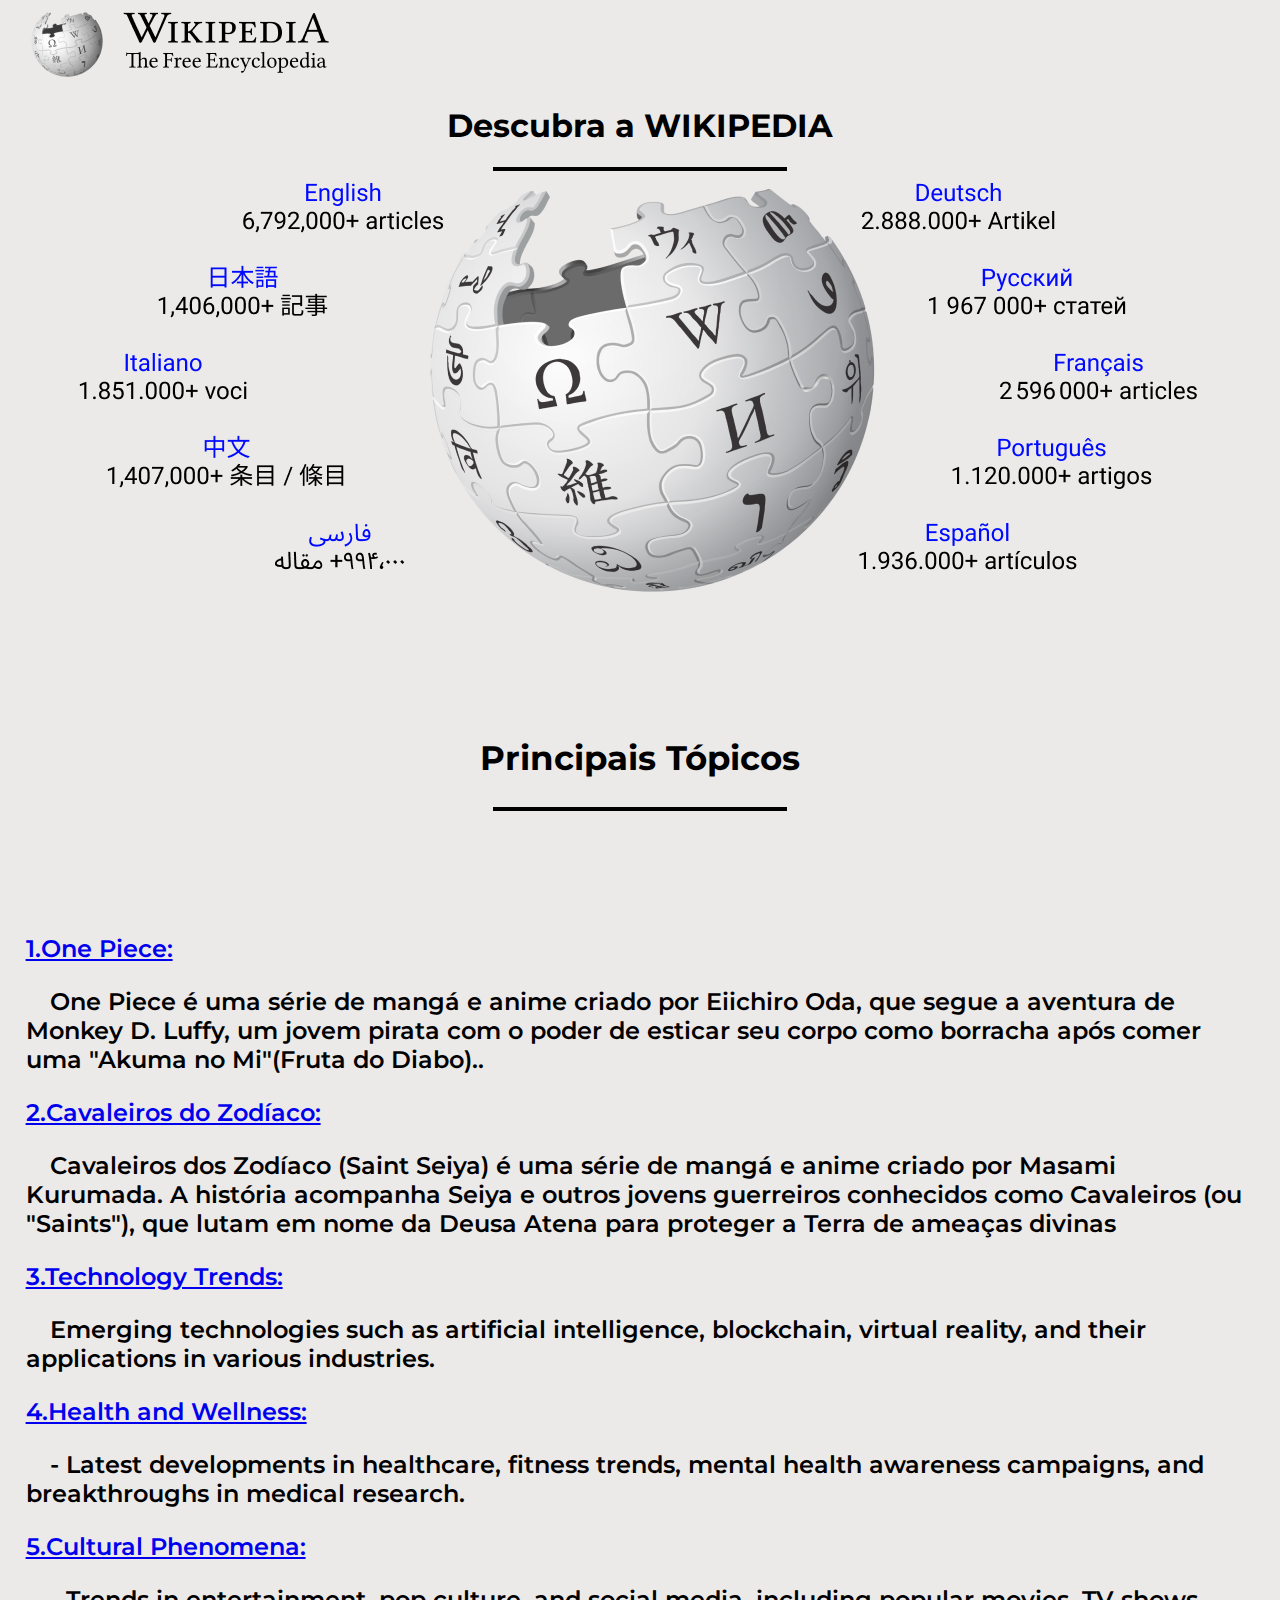
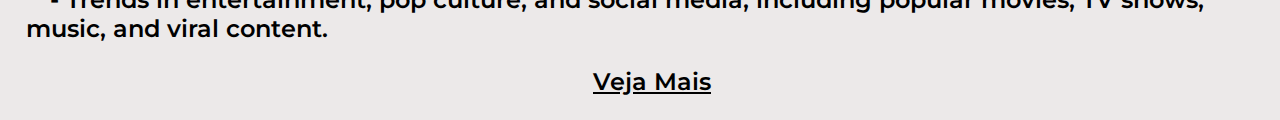
<file: index.html>
<!DOCTYPE html>
<html>
<head>
    <title>Trabalho-Wikipedia</title>
    <link rel="stylesheet" href="style.css">
    <link rel="preconnect" href="https://fonts.googleapis.com">
    <link rel="preconnect" href="https://fonts.gstatic.com" crossorigin>
    <link href="https://fonts.googleapis.com/css2?family=Montserrat:ital,wght@0,100..900;1,100..900&display=swap" rel="stylesheet">
</head>
<body>

    <img src="logoWiki.png" alt="">
    <div class="centraliza">
        <h1>Descubra a WIKIPEDIA</h1><hr class="linha">
        <img src="mundoWiki.png" alt="">
        <h2 class="fonte">Principais Tópicos</h2><hr class="linha">
    </div>
    <div class="tamanho">

        <a href="onepiece.html">1.One Piece:</a>
        <p>One Piece é uma série de mangá e anime criado por Eiichiro Oda, que segue a aventura de Monkey D. Luffy, um jovem pirata com o poder  de esticar seu corpo como borracha após comer uma "Akuma no Mi"(Fruta do Diabo)..</p>
    
        <a href="cavaleiros.html">2.Cavaleiros do Zodíaco:</a>
        <p>Cavaleiros dos Zodíaco (Saint Seiya) é uma série de mangá e anime criado por Masami Kurumada. A história acompanha Seiya e outros jovens guerreiros conhecidos como Cavaleiros (ou "Saints"), que  lutam em nome da Deusa Atena para proteger a Terra de ameaças divinas</p>
    
        <a href="Technology Trends">3.Technology Trends:</a>
        <p>Emerging technologies such as artificial intelligence, blockchain, virtual reality, and their applications in various industries.</p>
        
        <a href="Health and Wellness">4.Health and Wellness:</a>
        <p>- Latest developments in healthcare, fitness trends, mental health awareness campaigns, and breakthroughs in medical research.</p>

        <a href="Cultural Phenomena">5.Cultural Phenomena:</a>
        <p>- Trends in entertainment, pop culture, and social media, including popular movies, TV shows, music, and viral content.</p>
    
        <p class="centraliza"><u>Veja Mais</u></p>
    </div>
</body>
</html>
</file>
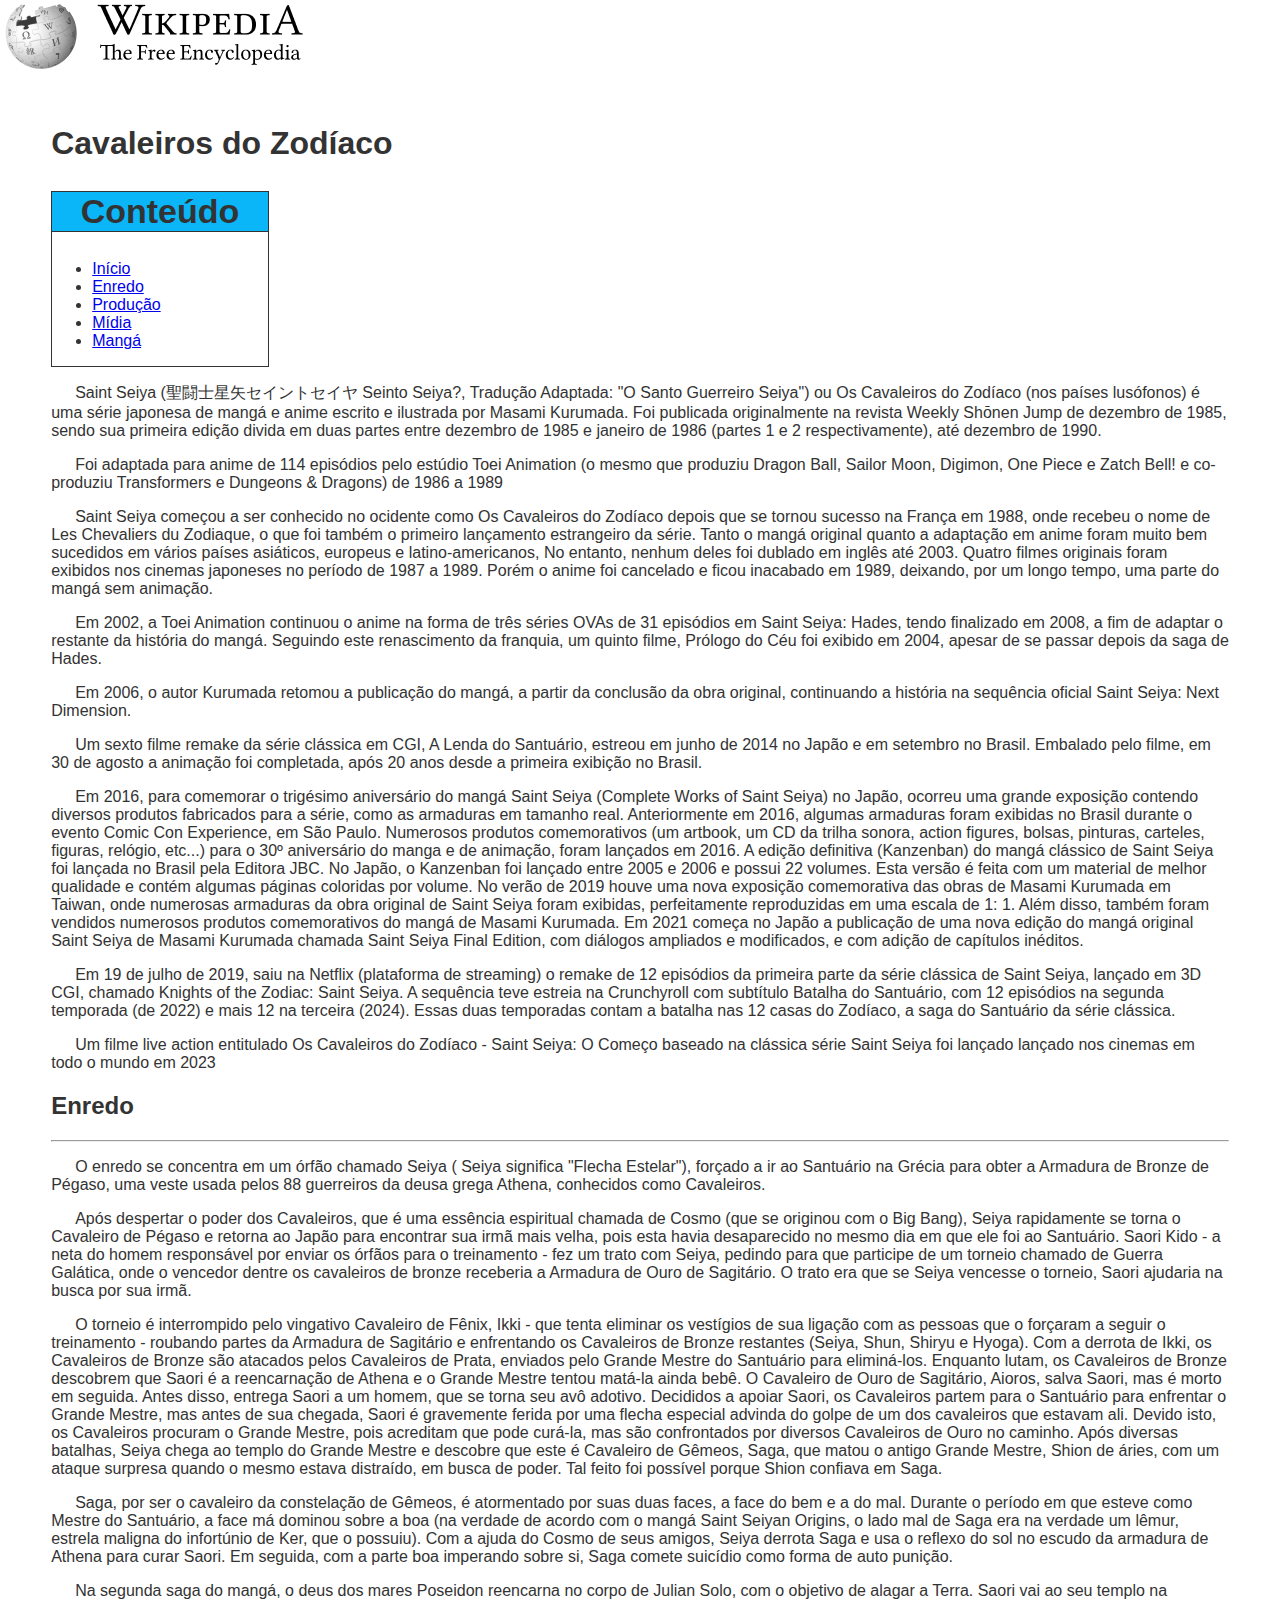
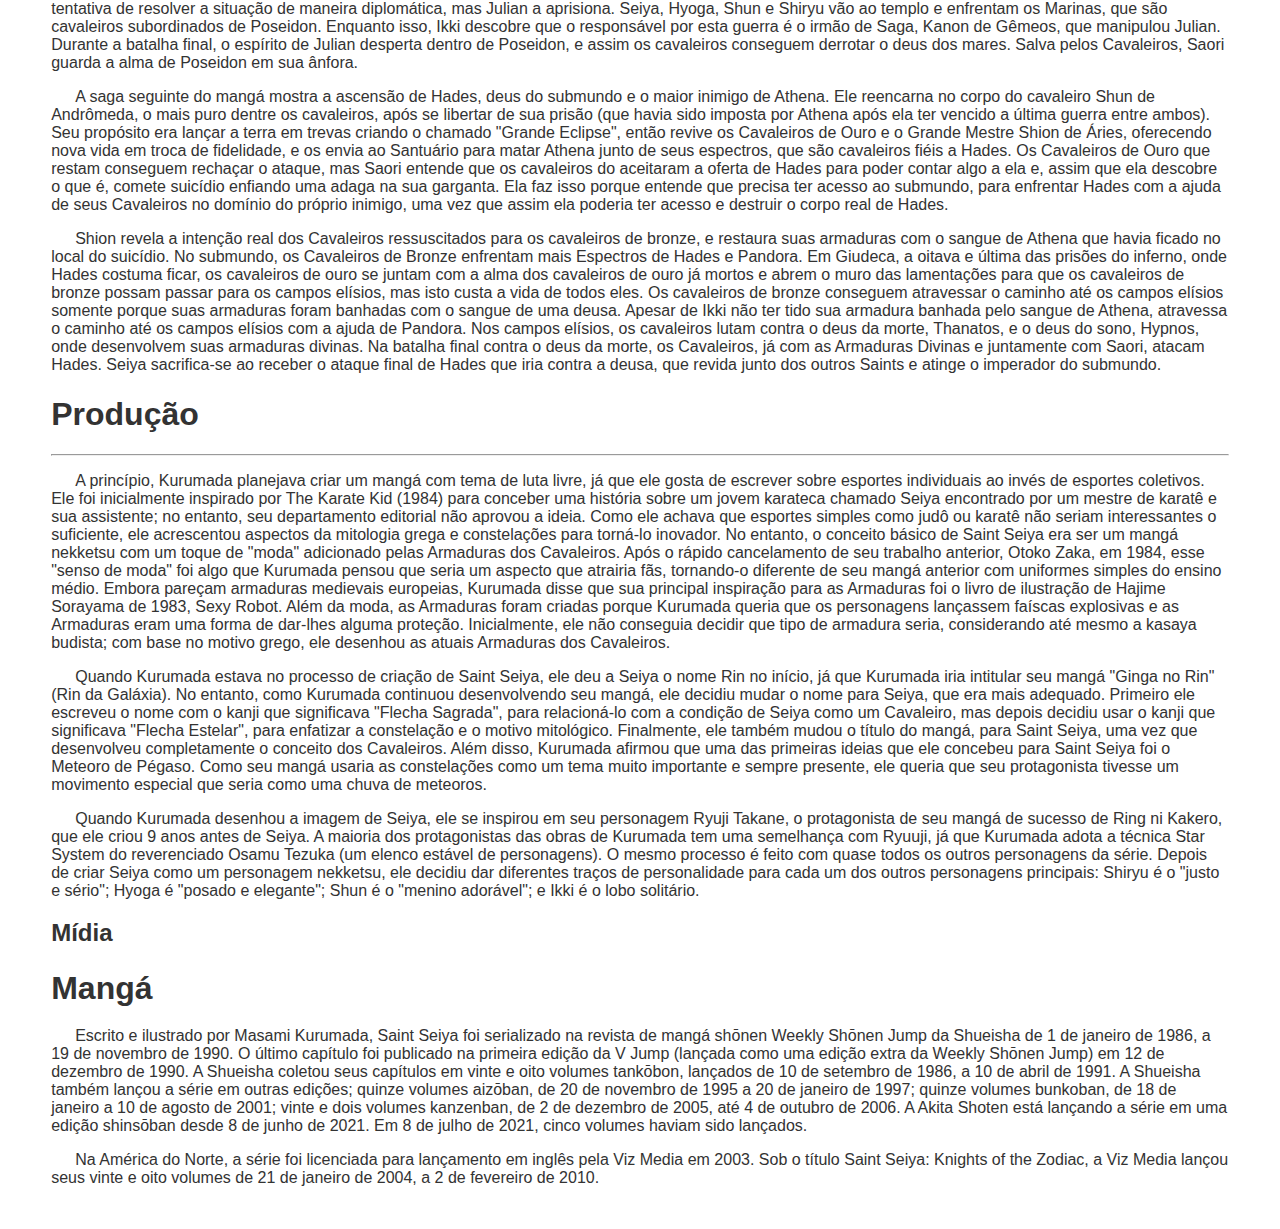
<file: cavaleiros.html>
<!DOCTYPE html>
<html>
<head>
    <title>Trabalho-Wikipedia</title>
    <link rel="stylesheet" href="style.css">
    <link rel="preconnect" href="https://fonts.googleapis.com">
    <link rel="preconnect" href="https://fonts.gstatic.com" crossorigin>
    <link href="https://fonts.googleapis.com/css2?family=Montserrat:ital,wght@0,100..900;1,100..900&display=swap" rel="stylesheet">
    <style>
        body {
            font-family: Arial, sans-serif;
            margin: 0;
            padding: 0;
            background-color: #fff;
            color: #333;
        }
        .header {
            background-color: #000;
            color: #fff;
            padding: 10px;
            font-size: 16px;
        }
        .header a {
            color: #fff;
            text-decoration: none;
        }
        .container {
            padding: 20px;
        }
        h1 {
            font-size: 32px;
            margin-bottom: 20px;
            line-height: 1.2;
        }
        .author {
            font-size: 14px;
            color: #666;
            margin-bottom: 20px;
        }
        .content {
            font-size: 18px;
            line-height: 1.6;
        }
        .highlights {
            margin: 20px 0;
            padding: 0;
            list-style-type: none;
            color: #d93800;
        }
        .highlights li {
            margin-bottom: 10px;
        }
        .section-title {
            font-size: 24px;
            margin-top: 40px;
            color: #d93800;
        }
        blockquote {
            margin: 20px 0;
            padding: 15px;
            background-color: #f9f9f9;
            border-left: 5px solid #d93800;
            font-style: italic;
            font-size: 18px;
        }
    </style>

</head>
<body>

    <img src="logoWiki.png" alt="">

    <div class="caixa">

        <h1>Cavaleiros do Zodíaco</h1>

        <div class="sumario">
            <h2 class="cor-sumario">Conteúdo</h2>
            <ul>
                <li><a href="#secao1">Início</a></li>
                <li><a href="#secao2">Enredo</a></li>
                <li><a href="#secao3">Produção</a></li>
                <li><a href="#secao4">Mídia</a></li>
                <li><a href="#secao5">Mangá</a></li>
            </ul>
        </div>

        <p>Saint Seiya (聖闘士星矢セイントセイヤ Seinto Seiya?, Tradução Adaptada: "O Santo Guerreiro Seiya") ou Os Cavaleiros do Zodíaco (nos países lusófonos) é uma série japonesa de mangá e anime escrito e ilustrada por Masami Kurumada. Foi publicada originalmente na revista Weekly Shōnen Jump de dezembro de 1985, sendo sua primeira edição divida em duas partes entre dezembro de 1985 e janeiro de 1986 (partes 1 e 2 respectivamente), até dezembro de 1990.</p>
        <p>Foi adaptada para anime de 114 episódios pelo estúdio Toei Animation (o mesmo que produziu Dragon Ball, Sailor Moon, Digimon, One Piece e Zatch Bell! e co-produziu Transformers e Dungeons & Dragons) de 1986 a 1989</p>
        <p>Saint Seiya começou a ser conhecido no ocidente como Os Cavaleiros do Zodíaco depois que se tornou sucesso na França em 1988, onde recebeu o nome de Les Chevaliers du Zodiaque, o que foi também o primeiro lançamento estrangeiro da série. Tanto o mangá original quanto a adaptação em anime foram muito bem sucedidos em vários países asiáticos, europeus e latino-americanos, No entanto, nenhum deles foi dublado em inglês até 2003. Quatro filmes originais foram exibidos nos cinemas japoneses no período de 1987 a 1989. Porém o anime foi cancelado e ficou inacabado em 1989, deixando, por um longo tempo, uma parte do mangá sem animação.</p>   
        <p>Em 2002, a Toei Animation continuou o anime na forma de três séries OVAs de 31 episódios em Saint Seiya: Hades, tendo finalizado em 2008, a fim de adaptar o restante da história do mangá. Seguindo este renascimento da franquia, um quinto filme, Prólogo do Céu foi exibido em 2004, apesar de se passar depois da saga de Hades.</p>
        <p>Em 2006, o autor Kurumada retomou a publicação do mangá, a partir da conclusão da obra original, continuando a história na sequência oficial Saint Seiya: Next Dimension.</p>
        <p>Um sexto filme remake da série clássica em CGI, A Lenda do Santuário, estreou em junho de 2014 no Japão e em setembro no Brasil. Embalado pelo filme, em 30 de agosto a animação foi completada, após 20 anos desde a primeira exibição no Brasil.</p>
        <p>Em 2016, para comemorar o trigésimo aniversário do mangá Saint Seiya (Complete Works of Saint Seiya) no Japão, ocorreu uma grande exposição contendo diversos produtos fabricados para a série, como as armaduras em tamanho real. Anteriormente em 2016, algumas armaduras foram exibidas no Brasil durante o evento Comic Con Experience, em São Paulo. Numerosos produtos comemorativos (um artbook, um CD da trilha sonora, action figures, bolsas, pinturas, carteles, figuras, relógio, etc...) para o 30º aniversário do manga e de animação, foram lançados em 2016. A edição definitiva (Kanzenban) do mangá clássico de Saint Seiya foi lançada no Brasil pela Editora JBC. No Japão, o Kanzenban foi lançado entre 2005 e 2006 e possui 22 volumes. Esta versão é feita com um material de melhor qualidade e contém algumas páginas coloridas por volume. No verão de 2019 houve uma nova exposição comemorativa das obras de Masami Kurumada em Taiwan, onde numerosas armaduras da obra original de Saint Seiya foram exibidas, perfeitamente reproduzidas em uma escala de 1: 1. Além disso, também foram vendidos numerosos produtos comemorativos do mangá de Masami Kurumada. Em 2021 começa no Japão a publicação de uma nova edição do mangá original Saint Seiya de Masami Kurumada chamada Saint Seiya Final Edition, com diálogos ampliados e modificados, e com adição de capítulos inéditos.</p>
        <p>Em 19 de julho de 2019, saiu na Netflix (plataforma de streaming) o remake de 12 episódios da primeira parte da série clássica de Saint Seiya, lançado em 3D CGI, chamado Knights of the Zodiac: Saint Seiya. A sequência teve estreia na Crunchyroll com subtítulo Batalha do Santuário, com 12 episódios na segunda temporada (de 2022) e mais 12 na terceira (2024). Essas duas temporadas contam a batalha nas 12 casas do Zodíaco, a saga do Santuário da série clássica.</p>
        <p>Um filme live action entitulado Os Cavaleiros do Zodíaco - Saint Seiya: O Começo baseado na clássica série Saint Seiya foi lançado lançado nos cinemas em todo o mundo em 2023</p>

        <h2 id="secao2">Enredo</h2><hr>

        <p>O enredo se concentra em um órfão chamado Seiya ( Seiya significa "Flecha Estelar"), forçado a ir ao Santuário na Grécia para obter a Armadura de Bronze de Pégaso, uma veste usada pelos 88 guerreiros da deusa grega Athena, conhecidos como Cavaleiros.</p>
        <p>Após despertar o poder dos Cavaleiros, que é uma essência espiritual chamada de Cosmo (que se originou com o Big Bang), Seiya rapidamente se torna o Cavaleiro de Pégaso e retorna ao Japão para encontrar sua irmã mais velha, pois esta havia desaparecido no mesmo dia em que ele foi ao Santuário. Saori Kido - a neta do homem responsável por enviar os órfãos para o treinamento - fez um trato com Seiya, pedindo para que participe de um torneio chamado de Guerra Galática, onde o vencedor dentre os cavaleiros de bronze receberia a Armadura de Ouro de Sagitário. O trato era que se Seiya vencesse o torneio, Saori ajudaria na busca por sua irmã.</p>
        <p>O torneio é interrompido pelo vingativo Cavaleiro de Fênix, Ikki - que tenta eliminar os vestígios de sua ligação com as pessoas que o forçaram a seguir o treinamento - roubando partes da Armadura de Sagitário e enfrentando os Cavaleiros de Bronze restantes (Seiya, Shun, Shiryu e Hyoga). Com a derrota de Ikki, os Cavaleiros de Bronze são atacados pelos Cavaleiros de Prata, enviados pelo Grande Mestre do Santuário para eliminá-los. Enquanto lutam, os Cavaleiros de Bronze descobrem que Saori é a reencarnação de Athena e o Grande Mestre tentou matá-la ainda bebê. O Cavaleiro de Ouro de Sagitário, Aioros, salva Saori, mas é morto em seguida. Antes disso, entrega Saori a um homem, que se torna seu avô adotivo. Decididos a apoiar Saori, os Cavaleiros partem para o Santuário para enfrentar o Grande Mestre, mas antes de sua chegada, Saori é gravemente ferida por uma flecha especial advinda do golpe de um dos cavaleiros que estavam ali. Devido isto, os Cavaleiros procuram o Grande Mestre, pois acreditam que pode curá-la, mas são confrontados por diversos Cavaleiros de Ouro no caminho. Após diversas batalhas, Seiya chega ao templo do Grande Mestre e descobre que este é Cavaleiro de Gêmeos, Saga, que matou o antigo Grande Mestre, Shion de áries, com um ataque surpresa quando o mesmo estava distraído, em busca de poder. Tal feito foi possível porque Shion confiava em Saga.</p>
        <p>Saga, por ser o cavaleiro da constelação de Gêmeos, é atormentado por suas duas faces, a face do bem e a do mal. Durante o período em que esteve como Mestre do Santuário, a face má dominou sobre a boa (na verdade de acordo com o mangá Saint Seiyan Origins, o lado mal de Saga era na verdade um lêmur, estrela maligna do infortúnio de Ker, que o possuiu). Com a ajuda do Cosmo de seus amigos, Seiya derrota Saga e usa o reflexo do sol no escudo da armadura de Athena para curar Saori. Em seguida, com a parte boa imperando sobre si, Saga comete suicídio como forma de auto punição.</p>
        <p>Na segunda saga do mangá, o deus dos mares Poseidon reencarna no corpo de Julian Solo, com o objetivo de alagar a Terra. Saori vai ao seu templo na tentativa de resolver a situação de maneira diplomática, mas Julian a aprisiona. Seiya, Hyoga, Shun e Shiryu vão ao templo e enfrentam os Marinas, que são cavaleiros subordinados de Poseidon. Enquanto isso, Ikki descobre que o responsável por esta guerra é o irmão de Saga, Kanon de Gêmeos, que manipulou Julian. Durante a batalha final, o espírito de Julian desperta dentro de Poseidon, e assim os cavaleiros conseguem derrotar o deus dos mares. Salva pelos Cavaleiros, Saori guarda a alma de Poseidon em sua ânfora.</p>
        <p>A saga seguinte do mangá mostra a ascensão de Hades, deus do submundo e o maior inimigo de Athena. Ele reencarna no corpo do cavaleiro Shun de Andrômeda, o mais puro dentre os cavaleiros, após se libertar de sua prisão (que havia sido imposta por Athena após ela ter vencido a última guerra entre ambos). Seu propósito era lançar a terra em trevas criando o chamado "Grande Eclipse", então revive os Cavaleiros de Ouro e o Grande Mestre Shion de Áries, oferecendo nova vida em troca de fidelidade, e os envia ao Santuário para matar Athena junto de seus espectros, que são cavaleiros fiéis a Hades. Os Cavaleiros de Ouro que restam conseguem rechaçar o ataque, mas Saori entende que os cavaleiros do aceitaram a oferta de Hades para poder contar algo a ela e, assim que ela descobre o que é, comete suicídio enfiando uma adaga na sua garganta. Ela faz isso porque entende que precisa ter acesso ao submundo, para enfrentar Hades com a ajuda de seus Cavaleiros no domínio do próprio inimigo, uma vez que assim ela poderia ter acesso e destruir o corpo real de Hades.</p>
        <p>Shion revela a intenção real dos Cavaleiros ressuscitados para os cavaleiros de bronze, e restaura suas armaduras com o sangue de Athena que havia ficado no local do suicídio. No submundo, os Cavaleiros de Bronze enfrentam mais Espectros de Hades e Pandora. Em Giudeca, a oitava e última das prisões do inferno, onde Hades costuma ficar, os cavaleiros de ouro se juntam com a alma dos cavaleiros de ouro já mortos e abrem o muro das lamentações para que os cavaleiros de bronze possam passar para os campos elísios, mas isto custa a vida de todos eles. Os cavaleiros de bronze conseguem atravessar o caminho até os campos elísios somente porque suas armaduras foram banhadas com o sangue de uma deusa. Apesar de Ikki não ter tido sua armadura banhada pelo sangue de Athena, atravessa o caminho até os campos elísios com a ajuda de Pandora. Nos campos elísios, os cavaleiros lutam contra o deus da morte, Thanatos, e o deus do sono, Hypnos, onde desenvolvem suas armaduras divinas. Na batalha final contra o deus da morte, os Cavaleiros, já com as Armaduras Divinas e juntamente com Saori, atacam Hades. Seiya sacrifica-se ao receber o ataque final de Hades que iria contra a deusa, que revida junto dos outros Saints e atinge o imperador do submundo.</p>

        <h1 id="secao3">Produção</h1><hr>

        <p>A princípio, Kurumada planejava criar um mangá com tema de luta livre, já que ele gosta de escrever sobre esportes individuais ao invés de esportes coletivos. Ele foi inicialmente inspirado por The Karate Kid (1984) para conceber uma história sobre um jovem karateca chamado Seiya encontrado por um mestre de karatê e sua assistente; no entanto, seu departamento editorial não aprovou a ideia. Como ele achava que esportes simples como judô ou karatê não seriam interessantes o suficiente, ele acrescentou aspectos da mitologia grega e constelações para torná-lo inovador. No entanto, o conceito básico de Saint Seiya era ser um mangá nekketsu com um toque de "moda" adicionado pelas Armaduras dos Cavaleiros. Após o rápido cancelamento de seu trabalho anterior, Otoko Zaka, em 1984, esse "senso de moda" foi algo que Kurumada pensou que seria um aspecto que atrairia fãs, tornando-o diferente de seu mangá anterior com uniformes simples do ensino médio. Embora pareçam armaduras medievais europeias, Kurumada disse que sua principal inspiração para as Armaduras foi o livro de ilustração de Hajime Sorayama de 1983, Sexy Robot. Além da moda, as Armaduras foram criadas porque Kurumada queria que os personagens lançassem faíscas explosivas e as Armaduras eram uma forma de dar-lhes alguma proteção. Inicialmente, ele não conseguia decidir que tipo de armadura seria, considerando até mesmo a kasaya budista; com base no motivo grego, ele desenhou as atuais Armaduras dos Cavaleiros.</p>
        <p>Quando Kurumada estava no processo de criação de Saint Seiya, ele deu a Seiya o nome Rin no início, já que Kurumada iria intitular seu mangá "Ginga no Rin" (Rin da Galáxia). No entanto, como Kurumada continuou desenvolvendo seu mangá, ele decidiu mudar o nome para Seiya, que era mais adequado. Primeiro ele escreveu o nome com o kanji que significava "Flecha Sagrada", para relacioná-lo com a condição de Seiya como um Cavaleiro, mas depois decidiu usar o kanji que significava "Flecha Estelar", para enfatizar a constelação e o motivo mitológico. Finalmente, ele também mudou o título do mangá, para Saint Seiya, uma vez que desenvolveu completamente o conceito dos Cavaleiros. Além disso, Kurumada afirmou que uma das primeiras ideias que ele concebeu para Saint Seiya foi o Meteoro de Pégaso. Como seu mangá usaria as constelações como um tema muito importante e sempre presente, ele queria que seu protagonista tivesse um movimento especial que seria como uma chuva de meteoros.</p>
        <p>Quando Kurumada desenhou a imagem de Seiya, ele se inspirou em seu personagem Ryuji Takane, o protagonista de seu mangá de sucesso de Ring ni Kakero, que ele criou 9 anos antes de Seiya. A maioria dos protagonistas das obras de Kurumada tem uma semelhança com Ryuuji, já que Kurumada adota a técnica Star System do reverenciado Osamu Tezuka (um elenco estável de personagens). O mesmo processo é feito com quase todos os outros personagens da série. Depois de criar Seiya como um personagem nekketsu, ele decidiu dar diferentes traços de personalidade para cada um dos outros personagens principais: Shiryu é o "justo e sério"; Hyoga é "posado e elegante"; Shun é o "menino adorável"; e Ikki é o lobo solitário.</p>
        
        <h2 id="secao4">Mídia</h2>

        <h1 id="secao5">Mangá</h1>

        <p>Escrito e ilustrado por Masami Kurumada, Saint Seiya foi serializado na revista de mangá shōnen Weekly Shōnen Jump da Shueisha de 1 de janeiro de 1986, a 19 de novembro de 1990. O último capítulo foi publicado na primeira edição da V Jump (lançada como uma edição extra da Weekly Shōnen Jump) em 12 de dezembro de 1990. A Shueisha coletou seus capítulos em vinte e oito volumes tankōbon, lançados de 10 de setembro de 1986, a 10 de abril de 1991. A Shueisha também lançou a série em outras edições; quinze volumes aizōban, de 20 de novembro de 1995 a 20 de janeiro de 1997; quinze volumes bunkoban, de 18 de janeiro a 10 de agosto de 2001; vinte e dois volumes kanzenban, de 2 de dezembro de 2005, até 4 de outubro de 2006. A Akita Shoten está lançando a série em uma edição shinsōban desde 8 de junho de 2021. Em 8 de julho de 2021, cinco volumes haviam sido lançados.</p>
        <p>Na América do Norte, a série foi licenciada para lançamento em inglês pela Viz Media em 2003. Sob o título Saint Seiya: Knights of the Zodiac, a Viz Media lançou seus vinte e oito volumes de 21 de janeiro de 2004, a 2 de fevereiro de 2010.</p>





    </div>






</body>
</html>
</file>
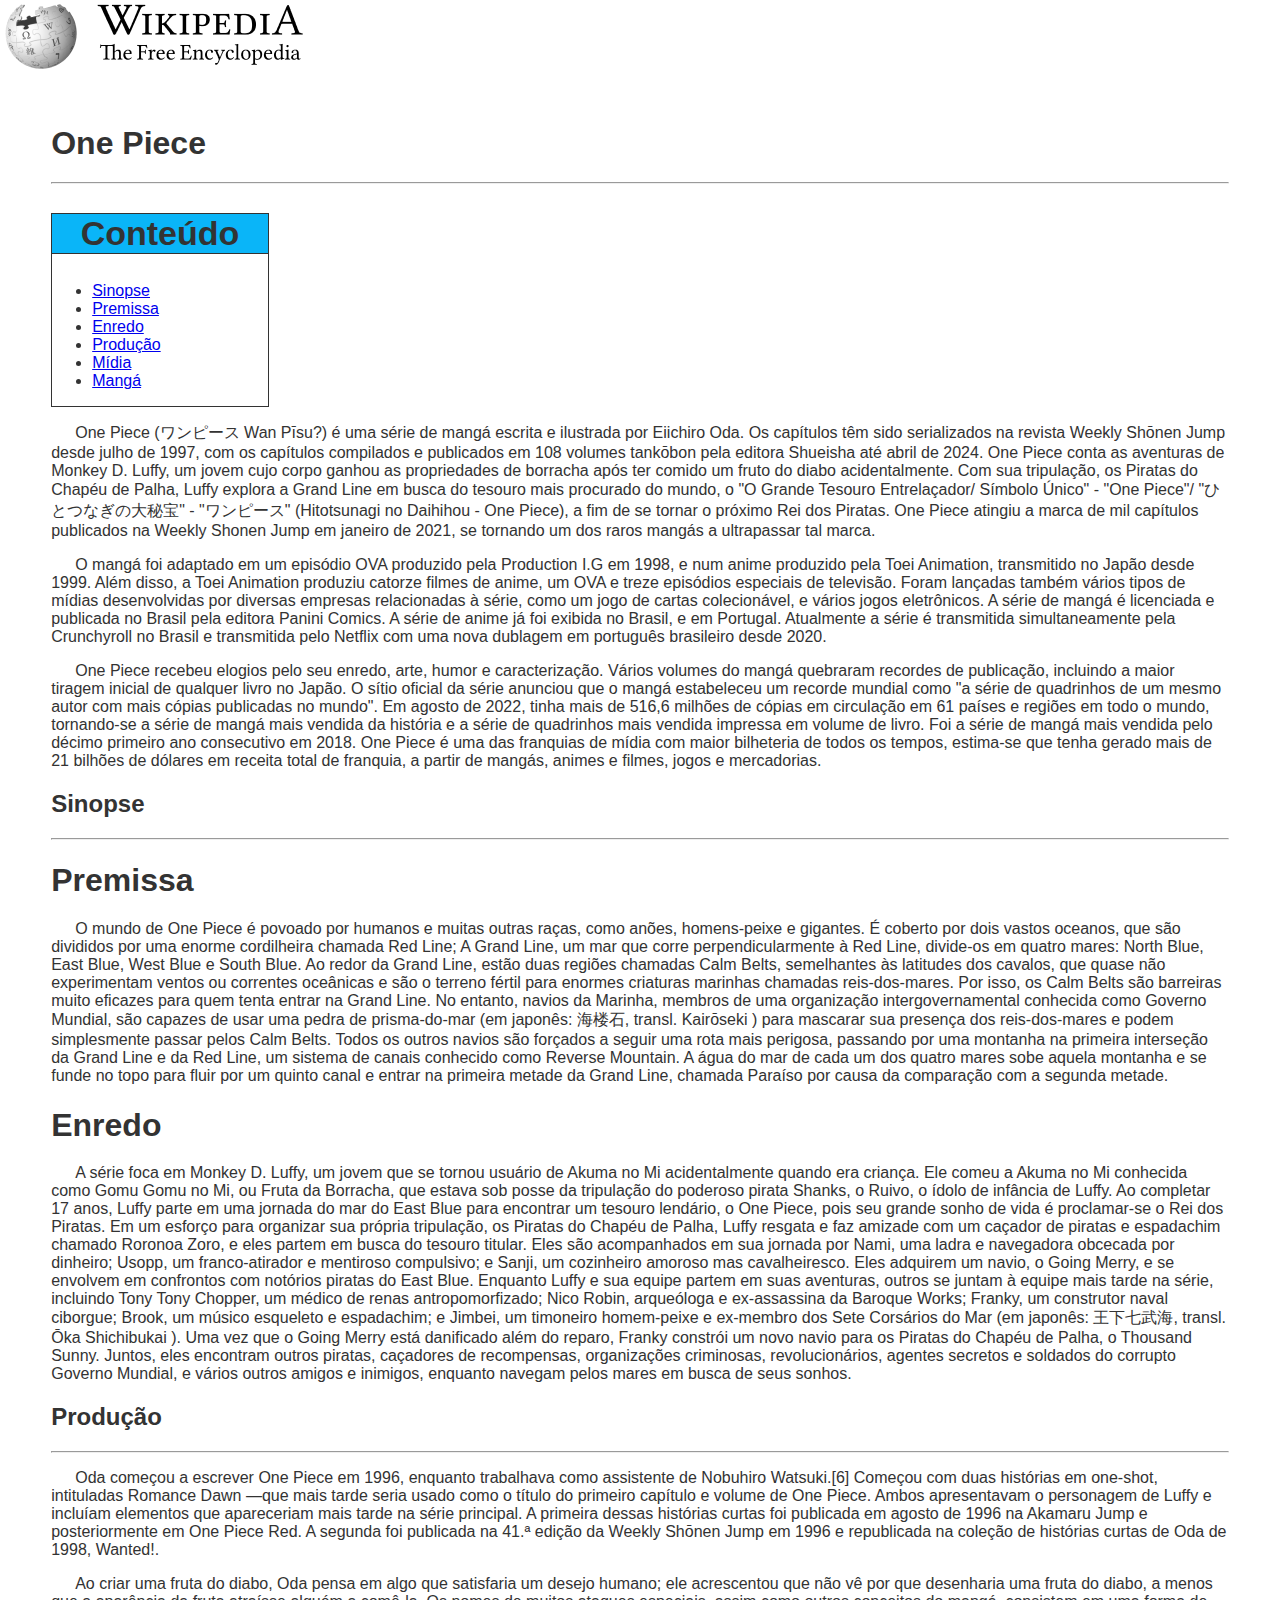
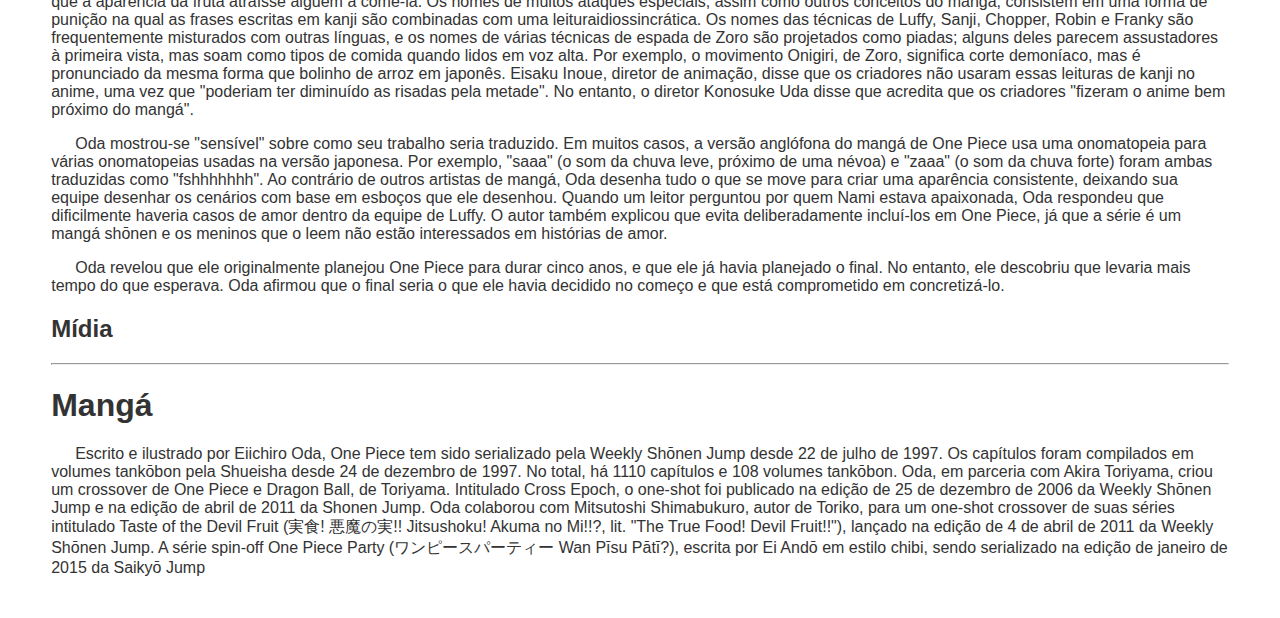
<file: onepiece.html>
<!DOCTYPE html>
<html>
<head>
    <title>Trabalho-Wikipedia</title>
    <link rel="stylesheet" href="style.css">
    <link rel="preconnect" href="https://fonts.googleapis.com">
    <link rel="preconnect" href="https://fonts.gstatic.com" crossorigin>
    <link href="https://fonts.googleapis.com/css2?family=Montserrat:ital,wght@0,100..900;1,100..900&display=swap" rel="stylesheet">
    <style>
        body {
            font-family: Arial, sans-serif;
            margin: 0;
            padding: 0;
            background-color: #fff;
            color: #333;
        }
        .header {
            background-color: #000;
            color: #fff;
            padding: 10px;
            font-size: 16px;
        }
        .header a {
            color: #fff;
            text-decoration: none;
        }
        .container {
            padding: 20px;
        }
        h1 {
            font-size: 32px;
            margin-bottom: 20px;
            line-height: 1.2;
        }
        .author {
            font-size: 14px;
            color: #666;
            margin-bottom: 20px;
        }
        .content {
            font-size: 18px;
            line-height: 1.6;
        }
        .highlights {
            margin: 20px 0;
            padding: 0;
            list-style-type: none;
            color: #d93800;
        }
        .highlights li {
            margin-bottom: 10px;
        }
        .section-title {
            font-size: 24px;
            margin-top: 40px;
            color: #d93800;
        }
        blockquote {
            margin: 20px 0;
            padding: 15px;
            background-color: #f9f9f9;
            border-left: 5px solid #d93800;
            font-style: italic;
            font-size: 18px;
        }
    </style>

</head>
<body>

    <img src="logoWiki.png" alt="">

    <div class="caixa">

        <h1>One Piece</h1><hr>

        <div class="sumario">

            <h2 class="cor-sumario">Conteúdo</h2>
            <ul>
                <li><a href="#secao1">Sinopse</a></li>
                <li><a href="#secao2">Premissa</a></li>
                <li><a href="#secao3">Enredo</a></li>
                <li><a href="#secao4">Produção</a></li>
                <li><a href="#secao5">Mídia</a></li>
                <li><a href="#secao6">Mangá</a></li>
            </ul>

        </div>

        <p>One Piece (ワンピース Wan Pīsu?) é uma série de mangá escrita e ilustrada por Eiichiro Oda. Os capítulos têm sido serializados na revista Weekly Shōnen Jump desde julho de 1997, com os capítulos compilados e publicados em 108 volumes tankōbon pela editora Shueisha até abril de 2024. One Piece conta as aventuras de Monkey D. Luffy, um jovem cujo corpo ganhou as propriedades de borracha após ter comido um fruto do diabo acidentalmente. Com sua tripulação, os Piratas do Chapéu de Palha, Luffy explora a Grand Line em busca do tesouro mais procurado do mundo, o "O Grande Tesouro Entrelaçador/ Símbolo Único" - "One Piece"/ "ひとつなぎの大秘宝" - "ワンピース" (Hitotsunagi no Daihihou - One Piece), a fim de se tornar o próximo Rei dos Piratas. One Piece atingiu a marca de mil capítulos publicados na Weekly Shonen Jump em janeiro de 2021, se tornando um dos raros mangás a ultrapassar tal marca.</p>
        <p>O mangá foi adaptado em um episódio OVA produzido pela Production I.G em 1998, e num anime produzido pela Toei Animation, transmitido no Japão desde 1999. Além disso, a Toei Animation produziu catorze filmes de anime, um OVA e treze episódios especiais de televisão. Foram lançadas também vários tipos de mídias desenvolvidas por diversas empresas relacionadas à série, como um jogo de cartas colecionável, e vários jogos eletrônicos. A série de mangá é licenciada e publicada no Brasil pela editora Panini Comics. A série de anime já foi exibida no Brasil, e em Portugal. Atualmente a série é transmitida simultaneamente pela Crunchyroll no Brasil e transmitida pelo Netflix com uma nova dublagem em português brasileiro desde 2020.</p>
        <p>One Piece recebeu elogios pelo seu enredo, arte, humor e caracterização. Vários volumes do mangá quebraram recordes de publicação, incluindo a maior tiragem inicial de qualquer livro no Japão. O sítio oficial da série anunciou que o mangá estabeleceu um recorde mundial como "a série de quadrinhos de um mesmo autor com mais cópias publicadas no mundo". Em agosto de 2022, tinha mais de 516,6 milhões de cópias em circulação em 61 países e regiões em todo o mundo, tornando-se a série de mangá mais vendida da história e a série de quadrinhos mais vendida impressa em volume de livro. Foi a série de mangá mais vendida pelo décimo primeiro ano consecutivo em 2018. One Piece é uma das franquias de mídia com maior bilheteria de todos os tempos, estima-se que tenha gerado mais de 21 bilhões de dólares em receita total de franquia, a partir de mangás, animes e filmes, jogos e mercadorias.</p>
    
        <h2 id="secao1">Sinopse</h2><hr>

        <h1 id="secao2">Premissa</h1>
        <p>O mundo de One Piece é povoado por humanos e muitas outras raças, como anões, homens-peixe e gigantes. É coberto por dois vastos oceanos, que são divididos por uma enorme cordilheira chamada Red Line; A Grand Line, um mar que corre perpendicularmente à Red Line, divide-os em quatro mares: North Blue, East Blue, West Blue e South Blue. Ao redor da Grand Line, estão duas regiões chamadas Calm Belts, semelhantes às latitudes dos cavalos, que quase não experimentam ventos ou correntes oceânicas e são o terreno fértil para enormes criaturas marinhas chamadas reis-dos-mares. Por isso, os Calm Belts são barreiras muito eficazes para quem tenta entrar na Grand Line. No entanto, navios da Marinha, membros de uma organização intergovernamental conhecida como Governo Mundial, são capazes de usar uma pedra de prisma-do-mar (em japonês: 海楼石, transl. Kairōseki ) para mascarar sua presença dos reis-dos-mares e podem simplesmente passar pelos Calm Belts. Todos os outros navios são forçados a seguir uma rota mais perigosa, passando por uma montanha na primeira interseção da Grand Line e da Red Line, um sistema de canais conhecido como Reverse Mountain. A água do mar de cada um dos quatro mares sobe aquela montanha e se funde no topo para fluir por um quinto canal e entrar na primeira metade da Grand Line, chamada Paraíso por causa da comparação com a segunda metade.</p>

        <h1 id="secao3">Enredo</h1>
        <p>A série foca em Monkey D. Luffy, um jovem que se tornou usuário de Akuma no Mi acidentalmente quando era criança. Ele comeu a Akuma no Mi conhecida como Gomu Gomu no Mi, ou Fruta da Borracha, que estava sob posse da tripulação do poderoso pirata Shanks, o Ruivo, o ídolo de infância de Luffy. Ao completar 17 anos, Luffy parte em uma jornada do mar do East Blue para encontrar um tesouro lendário, o One Piece, pois seu grande sonho de vida é proclamar-se o Rei dos Piratas. Em um esforço para organizar sua própria tripulação, os Piratas do Chapéu de Palha, Luffy resgata e faz amizade com um caçador de piratas e espadachim chamado Roronoa Zoro, e eles partem em busca do tesouro titular. Eles são acompanhados em sua jornada por Nami, uma ladra e navegadora obcecada por dinheiro; Usopp, um franco-atirador e mentiroso compulsivo; e Sanji, um cozinheiro amoroso mas cavalheiresco. Eles adquirem um navio, o Going Merry, e se envolvem em confrontos com notórios piratas do East Blue. Enquanto Luffy e sua equipe partem em suas aventuras, outros se juntam à equipe mais tarde na série, incluindo Tony Tony Chopper, um médico de renas antropomorfizado; Nico Robin, arqueóloga e ex-assassina da Baroque Works; Franky, um construtor naval ciborgue; Brook, um músico esqueleto e espadachim; e Jimbei, um timoneiro homem-peixe e ex-membro dos Sete Corsários do Mar (em japonês: 王下七武海, transl. Ōka Shichibukai ). Uma vez que o Going Merry está danificado além do reparo, Franky constrói um novo navio para os Piratas do Chapéu de Palha, o Thousand Sunny. Juntos, eles encontram outros piratas, caçadores de recompensas, organizações criminosas, revolucionários, agentes secretos e soldados do corrupto Governo Mundial, e vários outros amigos e inimigos, enquanto navegam pelos mares em busca de seus sonhos.</p>
        
        <h2 id="secao4">Produção</h2><hr>
        <p>Oda começou a escrever One Piece em 1996, enquanto trabalhava como assistente de Nobuhiro Watsuki.[6] Começou com duas histórias em one-shot, intituladas Romance Dawn —que mais tarde seria usado como o título do primeiro capítulo e volume de One Piece. Ambos apresentavam o personagem de Luffy e incluíam elementos que apareceriam mais tarde na série principal. A primeira dessas histórias curtas foi publicada em agosto de 1996 na Akamaru Jump e posteriormente em One Piece Red. A segunda foi publicada na 41.ª edição da Weekly Shōnen Jump em 1996 e republicada na coleção de histórias curtas de Oda de 1998, Wanted!.</p>
        <p>Ao criar uma fruta do diabo, Oda pensa em algo que satisfaria um desejo humano; ele acrescentou que não vê por que desenharia uma fruta do diabo, a menos que a aparência da fruta atraísse alguém a comê-la. Os nomes de muitos ataques especiais, assim como outros conceitos do mangá, consistem em uma forma de punição na qual as frases escritas em kanji são combinadas com uma leituraidiossincrática. Os nomes das técnicas de Luffy, Sanji, Chopper, Robin e Franky são frequentemente misturados com outras línguas, e os nomes de várias técnicas de espada de Zoro são projetados como piadas; alguns deles parecem assustadores à primeira vista, mas soam como tipos de comida quando lidos em voz alta. Por exemplo, o movimento Onigiri, de Zoro, significa corte demoníaco, mas é pronunciado da mesma forma que bolinho de arroz em japonês. Eisaku Inoue, diretor de animação, disse que os criadores não usaram essas leituras de kanji no anime, uma vez que "poderiam ter diminuído as risadas pela metade". No entanto, o diretor Konosuke Uda disse que acredita que os criadores "fizeram o anime bem próximo do mangá".</p>
        <p>Oda mostrou-se "sensível" sobre como seu trabalho seria traduzido. Em muitos casos, a versão anglófona do mangá de One Piece usa uma onomatopeia para várias onomatopeias usadas na versão japonesa. Por exemplo, "saaa" (o som da chuva leve, próximo de uma névoa) e "zaaa" (o som da chuva forte) foram ambas traduzidas como "fshhhhhhh". Ao contrário de outros artistas de mangá, Oda desenha tudo o que se move para criar uma aparência consistente, deixando sua equipe desenhar os cenários com base em esboços que ele desenhou. Quando um leitor perguntou por quem Nami estava apaixonada, Oda respondeu que dificilmente haveria casos de amor dentro da equipe de Luffy. O autor também explicou que evita deliberadamente incluí-los em One Piece, já que a série é um mangá shōnen e os meninos que o leem não estão interessados em histórias de amor.</p>
        <p>Oda revelou que ele originalmente planejou One Piece para durar cinco anos, e que ele já havia planejado o final. No entanto, ele descobriu que levaria mais tempo do que esperava. Oda afirmou que o final seria o que ele havia decidido no começo e que está comprometido em concretizá-lo.</p>

        <h2 id="secao5">Mídia</h2><hr>

        <h1 id="secao6">Mangá</h1>
        <p>Escrito e ilustrado por Eiichiro Oda, One Piece tem sido serializado pela Weekly Shōnen Jump desde 22 de julho de 1997. Os capítulos foram compilados em volumes tankōbon pela Shueisha desde 24 de dezembro de 1997. No total, há 1110 capítulos e 108 volumes tankōbon. Oda, em parceria com Akira Toriyama, criou um crossover de One Piece e Dragon Ball, de Toriyama. Intitulado Cross Epoch, o one-shot foi publicado na edição de 25 de dezembro de 2006 da Weekly Shōnen Jump e na edição de abril de 2011 da Shonen Jump. Oda colaborou com Mitsutoshi Shimabukuro, autor de Toriko, para um one-shot crossover de suas séries intitulado Taste of the Devil Fruit (実食! 悪魔の実!! Jitsushoku! Akuma no Mi!!?, lit. "The True Food! Devil Fruit!!"), lançado na edição de 4 de abril de 2011 da Weekly Shōnen Jump. A série spin-off One Piece Party (ワンピースパーティー Wan Pīsu Pātī?), escrita por Ei Andō em estilo chibi, sendo serializado na edição de janeiro de 2015 da Saikyō Jump</p>
    
    </div>

</body>
</html>
</file>
<file: style.css>
body{
    background-color: rgb(236, 233, 233);
    font-family: "Montserrat" , sans-serif;
    margin-left: 2%;
    margin-right: 2%;
}
.centraliza{
    text-align: center;

}
.linha{
    border: 2px solid black;
    margin-left: 38%;
    margin-right: 38%;
}
.fonte{
    font-size: 34px;
    margin-top: 10%;
}
p{
    text-indent: 1.5rem;
}
.tamanho{
    font-size: 24px ;
    margin-top: 10%;
    font-weight: 600;
}
.sumario{
    border-left: 1px solid;
    border-right: 1px solid;
    border-bottom: 1px solid;
    margin-right: 60rem;
}
.caixa{
    background-color: white;
    padding-left: 4%;
    padding-right: 4%;
    padding-top: 2%;
    padding-bottom: 2%;
}
.cor-sumario{
    border-bottom: 1px solid;
    border-top: 1px solid;
    background-color: rgb(10,181,248);
    text-align: center;
    font-size: 34px;
}
</file>
